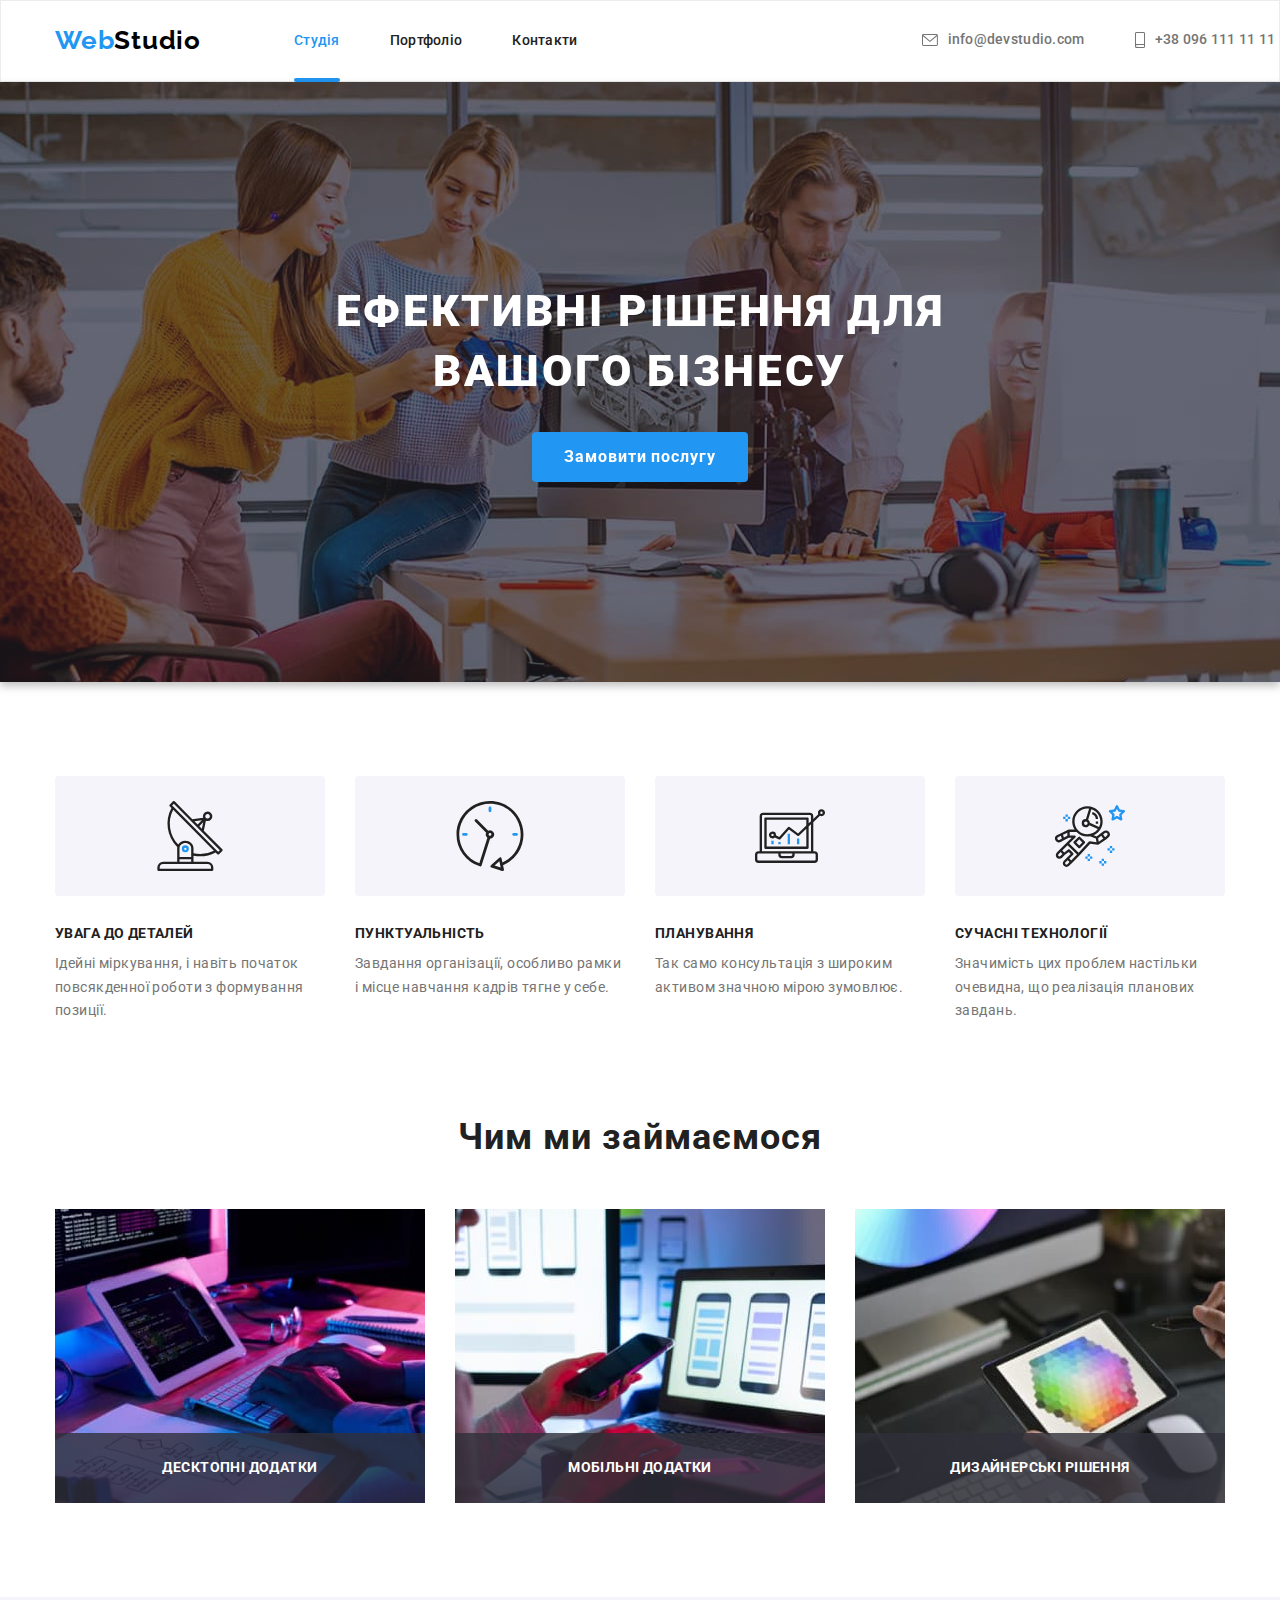
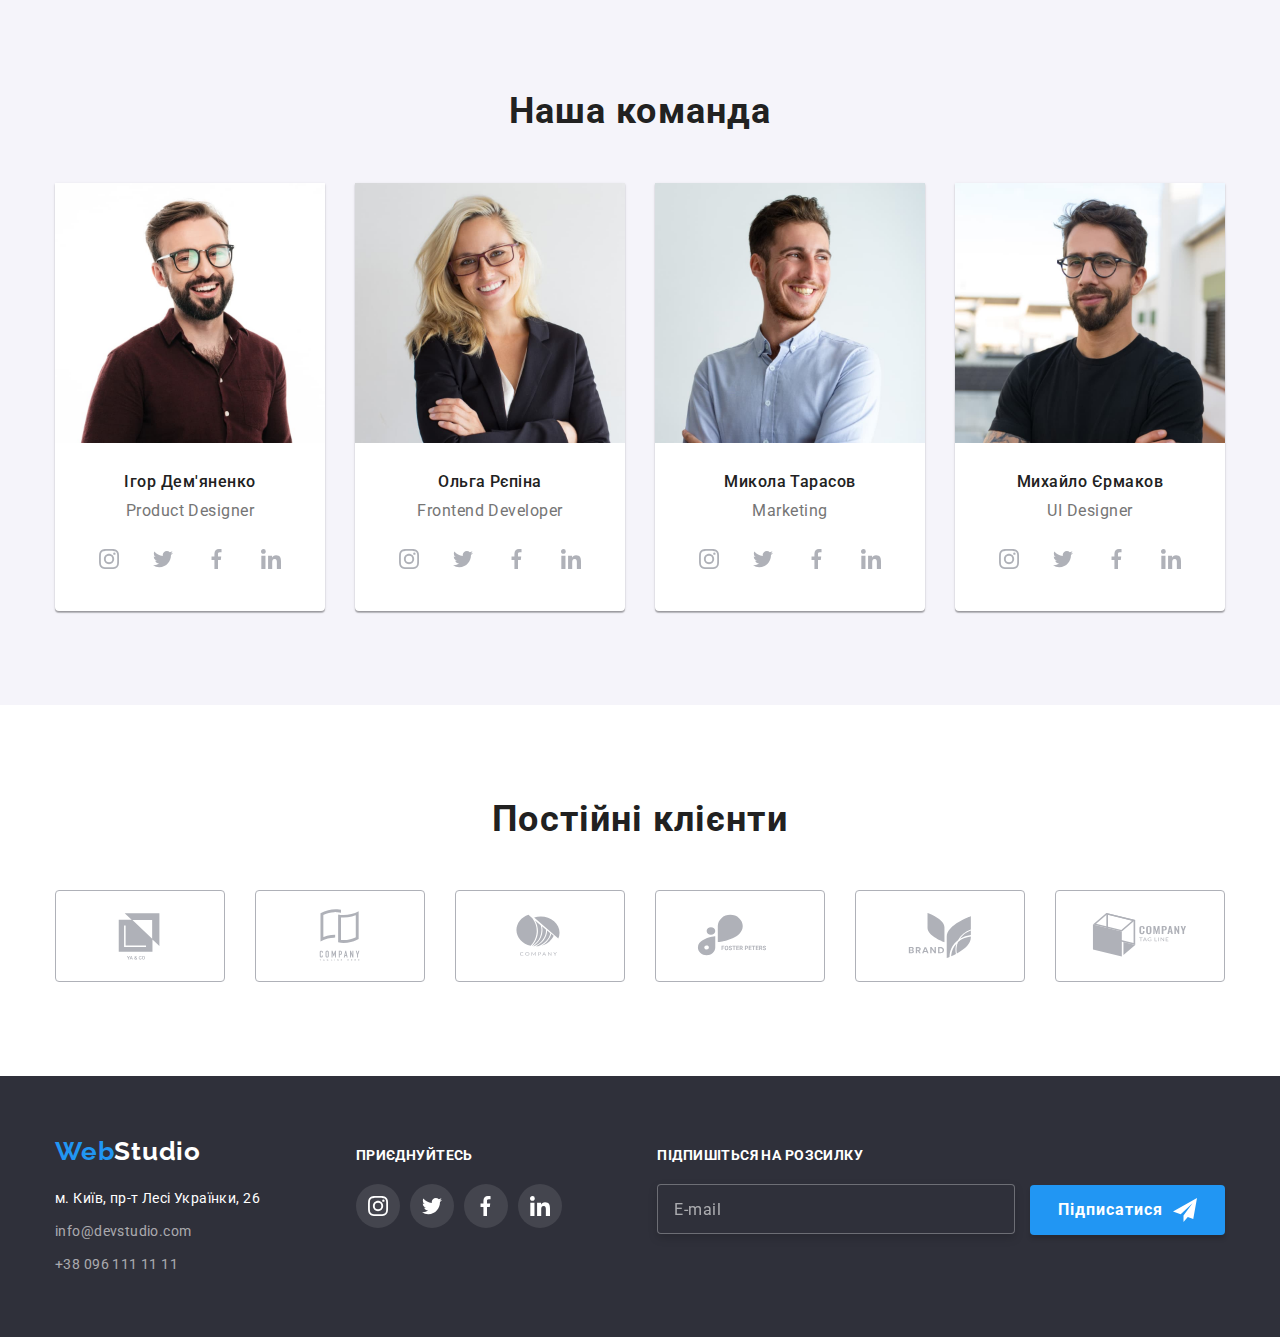
<file: index.html>
<!DOCTYPE html>
<html lang="uk">
  <head>
    <meta charset="UTF-8" />
    <meta http-equiv="X-UA-Compatible" content="IE=edge" />
    <meta name="viewport" content="width=device-width, initial-scale=1.0" />
    <title>Студія</title>
    <link rel="preconnect" href="https://fonts.googleapis.com" />
    <link rel="preconnect" href="https://fonts.gstatic.com" crossorigin />
    <link
      href="https://fonts.googleapis.com/css2?family=Raleway:wght@700&family=Roboto:wght@400;500;700;900&display=swap"
      rel="stylesheet"
    />
    <link
      rel="stylesheet"
      href="https://cdnjs.cloudflare.com/ajax/libs/modern-normalize/1.0.0/modern-normalize.min.css"
    />
    <link rel="stylesheet" href="./css/styles.css" />
  </head>
  <body>
    <!--Шапка-->
    <header class="page-header">
      <!--Логотип-->
      <!--Навігація-->
      <div class="container header">
        <nav class="nav">
          <a href="./index.html" class="logo"
            ><span class="web-logo">Web</span>Studio</a
          >
          <ul class="site-nav">
            <li>
              <a href="./index.html" class="nav-link current">Студія</a>
            </li>
            <li>
              <a href="./portfolio.html" class="nav-link">Портфоліо</a>
            </li>
            <li><a href="" class="nav-link">Контакти</a></li>
          </ul>
        </nav>
        <!--Контакти-->
        <ul class="contacts-nav">
          <!--Посилання на email адресу-->
          <li>
            <a href="mailto:info@devstudio.com" class="contacts-link">
              <svg class="icon-header" width="16px" height="12px">
                <use href="./images/sprite.svg#envelope"></use>
              </svg>
              info@devstudio.com</a
            >
          </li>
          <!--Посилання на номер телефону-->
          <li>
            <a href="tel:+380961111111" class="contacts-link">
              <svg class="icon-header" width="10px" height="16px">
                <use href="./images/sprite.svg#smartphone"></use>
              </svg>
              +38 096 111 11 11</a
            >
          </li>
        </ul>
      </div>
    </header>
    <main class="main">
      <section class="section hero">
        <!--Герой-->
        <div class="container">
          <h1 class="hero-title">ЕФЕКТИВНІ РІШЕННЯ ДЛЯ ВАШОГО БІЗНЕСУ</h1>
          <button
            type="button"
            name="request-our-service"
            class="request-our-service"
            data-modal-open
          >
            Замовити послугу
          </button>
        </div>
      </section>
      <!--Особливості-->
      <section class="section peculiarities">
        <div class="container">
          <h2 class="visually-hidden">Особливості</h2>
          <ul class="peculiarities-list">
            <li class="peculiarities-item">
              <h3 class="peculiarities-title">УВАГА ДО ДЕТАЛЕЙ</h3>
              <p class="peculiarities-text">
                Ідейні міркування, і навіть початок повсякденної роботи з
                формування позиції.
              </p>
            </li>
            <li class="peculiarities-item">
              <h3 class="peculiarities-title">ПУНКТУАЛЬНІСТЬ</h3>
              <p class="peculiarities-text">
                Завдання організації, особливо рамки і місце навчання кадрів
                тягне у себе.
              </p>
            </li>
            <li class="peculiarities-item">
              <h3 class="peculiarities-title">ПЛАНУВАННЯ</h3>
              <p class="peculiarities-text">
                Так само консультація з широким активом значною мірою зумовлює.
              </p>
            </li>
            <li class="peculiarities-item">
              <h3 class="peculiarities-title">СУЧАСНІ ТЕХНОЛОГІЇ</h3>
              <p class="peculiarities-text">
                Значимість цих проблем настільки очевидна, що реалізація
                планових завдань.
              </p>
            </li>
          </ul>
        </div>
      </section>
      <!--Діяльність-->
      <section class="section activities">
        <div class="container">
          <h2 class="section-title">Чим ми займаємося</h2>
          <ul class="activities-list">
            <li>
              <div class="activities-thumb">
                <img
                  src="./images/desktop-apps.jpg"
                  alt="Десктопні додатки"
                  width="370"
                  class="activities-photo"
                />
                <div class="activities-actions">
                  <h3 class="activities-title">ДЕСКТОПНІ ДОДАТКИ</h3>
                </div>
              </div>
            </li>
            <li>
              <div class="activities-thumb">
                <img
                  src="./images/mobile-apps.jpg"
                  alt="Мобільні додатки"
                  width="370"
                  class="activities-photo"
                />
                <div class="activities-actions">
                  <h3 class="activities-title">МОБІЛЬНІ ДОДАТКИ</h3>
                </div>
              </div>
            </li>
            <li>
              <div class="activities-thumb">
                <img
                  src="./images/design-solutions.jpg"
                  alt="Дизайнерські рішення"
                  width="370"
                  class="activities-photo"
                />
                <div class="activities-actions">
                  <h3 class="activities-title">ДИЗАЙНЕРСЬКІ РІШЕННЯ</h3>
                </div>
              </div>
            </li>
          </ul>
        </div>
      </section>
      <!--Наша команда-->
      <section class="section our-team">
        <div class="container">
          <h2 class="section-title">Наша команда</h2>
          <ul class="team-list">
            <li class="team-card">
              <img
                src="./images/christopher-walker.jpg"
                alt="Ігор Дем'яненко"
                width="270"
                class="employee-photo"
              />
              <div class="container-teamcard">
                <h3 class="employee-name">Ігор Дем'яненко</h3>
                <p lang="en" class="employee-position">Product Designer</p>
                <ul class="join-employee">
                  <li class="joinus-item">
                    <a href="" class="joinus-link">
                      <svg class="joinus-icon">
                        <use href="./images/sprite.svg#instagram"></use>
                      </svg>
                    </a>
                  </li>
                  <li class="joinus-item">
                    <a href="" class="joinus-link">
                      <svg class="joinus-icon">
                        <use href="./images/sprite.svg#twitter"></use>
                      </svg>
                    </a>
                  </li>
                  <li class="joinus-item">
                    <a href="" class="joinus-link">
                      <svg class="joinus-icon">
                        <use href="./images/sprite.svg#facebook"></use>
                      </svg>
                    </a>
                  </li>
                  <li class="joinus-item">
                    <a href="" class="joinus-link">
                      <svg class="joinus-icon">
                        <use href="./images/sprite.svg#linkedin"></use>
                      </svg>
                    </a>
                  </li>
                </ul>
              </div>
            </li>
            <li class="team-card">
              <img
                src="./images/kylie-evans.jpg"
                alt="Ольга Рєпіна"
                width="270"
                class="employee-photo"
              />
              <div class="container-teamcard">
                <h3 class="employee-name">Ольга Рєпіна</h3>
                <p lang="en" class="employee-position">Frontend Developer</p>
                <ul class="join-employee">
                  <li class="joinus-item">
                    <a href="" class="joinus-link">
                      <svg class="joinus-icon" width="44px" height="44px">
                        <use
                          href="./images/sprite.svg#instagram"
                          width="20"
                          height="20"
                        ></use>
                      </svg>
                    </a>
                  </li>
                  <li class="joinus-item">
                    <a href="" class="joinus-link">
                      <svg class="joinus-icon" width="44" height="44">
                        <use
                          href="./images/sprite.svg#twitter"
                          width="20"
                          height="20"
                        ></use>
                      </svg>
                    </a>
                  </li>
                  <li class="joinus-item">
                    <a href="" class="joinus-link">
                      <svg class="joinus-icon" width="44" height="44">
                        <use
                          href="./images/sprite.svg#facebook"
                          width="20"
                          height="20"
                        ></use>
                      </svg>
                    </a>
                  </li>
                  <li class="joinus-item">
                    <a href="" class="joinus-link">
                      <svg class="joinus-icon" width="44" height="44">
                        <use
                          href="./images/sprite.svg#linkedin"
                          width="20"
                          height="20"
                        ></use>
                      </svg>
                    </a>
                  </li>
                </ul>
              </div>
            </li>
            <li class="team-card">
              <img
                src="./images/ryan-harris.jpg"
                alt="Микола Тарасов"
                width="270"
                class="employee-photo"
              />
              <div class="container-teamcard">
                <h3 class="employee-name">Микола Тарасов</h3>
                <p lang="en" class="employee-position">Marketing</p>
                <ul class="join-employee">
                  <li class="joinus-item">
                    <a href="" class="joinus-link">
                      <svg class="joinus-icon" width="44px" height="44px">
                        <use
                          href="./images/sprite.svg#instagram"
                          width="20"
                          height="20"
                        ></use>
                      </svg>
                    </a>
                  </li>
                  <li class="joinus-item">
                    <a href="" class="joinus-link">
                      <svg class="joinus-icon" width="44" height="44">
                        <use
                          href="./images/sprite.svg#twitter"
                          width="20"
                          height="20"
                        ></use>
                      </svg>
                    </a>
                  </li>
                  <li class="joinus-item">
                    <a href="" class="joinus-link">
                      <svg class="joinus-icon" width="44" height="44">
                        <use
                          href="./images/sprite.svg#facebook"
                          width="20"
                          height="20"
                        ></use>
                      </svg>
                    </a>
                  </li>
                  <li class="joinus-item">
                    <a href="" class="joinus-link">
                      <svg class="joinus-icon" width="44" height="44">
                        <use
                          href="./images/sprite.svg#linkedin"
                          width="20"
                          height="20"
                        ></use>
                      </svg>
                    </a>
                  </li>
                </ul>
              </div>
            </li>
            <li class="team-card">
              <img
                src="./images/tyler-moore.jpg"
                alt="Михайло Єрмаков"
                width="270"
                class="employee-photo"
              />
              <div class="container-teamcard">
                <h3 class="employee-name">Михайло Єрмаков</h3>
                <p lang="en" class="employee-position">UI Designer</p>
                <ul class="join-employee">
                  <li class="joinus-item">
                    <a href="" class="joinus-link">
                      <svg class="joinus-icon" width="44px" height="44px">
                        <use
                          href="./images/sprite.svg#instagram"
                          width="20"
                          height="20"
                        ></use>
                      </svg>
                    </a>
                  </li>
                  <li class="joinus-item">
                    <a href="" class="joinus-link">
                      <svg class="joinus-icon" width="44" height="44">
                        <use
                          href="./images/sprite.svg#twitter"
                          width="20"
                          height="20"
                        ></use>
                      </svg>
                    </a>
                  </li>
                  <li class="joinus-item">
                    <a href="" class="joinus-link">
                      <svg class="joinus-icon" width="44" height="44">
                        <use
                          href="./images/sprite.svg#facebook"
                          width="20"
                          height="20"
                        ></use>
                      </svg>
                    </a>
                  </li>
                  <li class="joinus-item">
                    <a href="" class="joinus-link">
                      <svg class="joinus-icon" width="44" height="44">
                        <use
                          href="./images/sprite.svg#linkedin"
                          width="20"
                          height="20"
                        ></use>
                      </svg>
                    </a>
                  </li>
                </ul>
              </div>
            </li>
          </ul>
        </div>
      </section>
      <!-- Клієнти -->
      <section class="section clients">
        <div class="container">
          <h2 class="section-title">Постійні клієнти</h2>
          <ul class="clients-list">
            <li class="client-item">
              <a href="" class="client-link">
                <svg class="client-icon" width="106" height="60">
                  <use href="./images/sprite.svg#yako"></use>
                </svg>
              </a>
            </li>
            <li class="client-item">
              <a href="" class="client-link">
                <svg class="client-icon" width="106" height="60">
                  <use href="./images/sprite.svg#company"></use>
                </svg>
              </a>
            </li>
            <li class="client-item">
              <a href="" class="client-link">
                <svg class="client-icon" width="106" height="60">
                  <use href="./images/sprite.svg#company-second"></use>
                </svg>
              </a>
            </li>
            <li class="client-item">
              <a href="" class="client-link">
                <svg class="client-icon" width="106" height="60">
                  <use href="./images/sprite.svg#foster-peters"></use>
                </svg>
              </a>
            </li>
            <li class="client-item">
              <a href="" class="client-link">
                <svg class="client-icon" width="106" height="60">
                  <use href="./images/sprite.svg#brand"></use>
                </svg>
              </a>
            </li>
            <li class="client-item">
              <a href="" class="client-link">
                <svg class="client-icon" width="106" height="60">
                  <use href="./images/sprite.svg#company-third"></use>
                </svg>
              </a>
            </li>
          </ul>
        </div>
      </section>
    </main>
    <footer class="footer">
      <div class="container container-footer">
        <div class="logo-adress">
          <a href="./index.html" lang="en" class="footer-logo"
            ><span class="web-logo">Web</span>Studio</a
          >
          <address>
            <!--Адреса-->
            <ul class="footer-list">
              <li>
                <a
                  href="https://www.google.com/maps/place/%D0%B1%D1%83%D0%BB.+%D0%9B%D0%B5%D1%81%D0%B8+%D0%A3%D0%BA%D1%80%D0%B0%D0%B8%D0%BD%D0%BA%D0%B8,+26,+%D0%9A%D0%B8%D0%B5%D0%B2,+02000/@50.4265411,30.5382865,18.82z/data=!4m5!3m4!1s0x40d4cf0e033ecbe9:0x57a4dffefec77da0!8m2!3d50.4265807!4d30.5383858"
                  target="_blank"
                  rel="noopener noreferrer nofollow"
                  class="footer-adress"
                  >м. Київ, пр-т Лесі Українки, 26</a
                >
              </li>
              <!--Посилання на email адресу-->
              <li>
                <a href="mailto:info@devstudio.com" class="footer-contacts mail"
                  >info@devstudio.com</a
                >
              </li>
              <!--Посилання на номер телефону-->
              <li>
                <a href="tel:+380961111111" class="footer-contacts tel"
                  >+38 096 111 11 11</a
                >
              </li>
            </ul>
          </address>
        </div>
        <div class="joinus">
          <h3 class="joinus-title">ПРИЄДНУЙТЕСЬ</h3>
          <ul class="joinus-list">
            <li class="joinus-item">
              <a href="" class="joinus-link-footer">
                <svg class="joinus-icon">
                  <use
                    href="./images/sprite.svg#instagram"
                    width="20"
                    height="20"
                  ></use>
                </svg>
              </a>
            </li>
            <li class="joinus-item">
              <a href="" class="joinus-link-footer">
                <svg class="joinus-icon">
                  <use href="./images/sprite.svg#twitter"></use>
                </svg>
              </a>
            </li>
            <li class="joinus-item">
              <a href="" class="joinus-link-footer">
                <svg class="joinus-icon">
                  <use href="./images/sprite.svg#facebook"></use>
                </svg>
              </a>
            </li>
            <li class="joinus-item">
              <a href="" class="joinus-link-footer">
                <svg class="joinus-icon">
                  <use href="./images/sprite.svg#linkedin"></use>
                </svg>
              </a>
            </li>
          </ul>
        </div>
        <div class="email-input">
          <form action="">
            <label>
              <h3 class="email-input-title">ПІДПИШІТЬСЯ НА РОЗСИЛКУ</h3>
              <input
                type="email"
                name="email"
                placeholder="E-mail"
                class="input"
              />
            </label>
            <button type="submit" class="subscribe-footer">
              Підписатися<svg class="subscribe-footer-icon">
                <use href="./images/icons.svg#icon-send"></use>
              </svg>
            </button>
          </form>
        </div>
      </div>
    </footer>
    <div class="backdrop is-hidden" data-modal>
      <div class="modal">
        <button type="button" class="modal-button-close" data-modal-close>
          <svg class="button-close-icon">
            <use href="./images/cross.svg#cross"></use>
          </svg>
        </button>
        <h3 class="modal-title">Залиште свої дані, ми вам передзвонимо</h3>
        <form>
          <label class="modal-label">
            <span class="modal-form-title">Ім'я</span>
            <div class="form-field">
              <input
              type="text"
              name="username"
              placeholder=""
              class="modal-form"
              />
              <svg class="modal-form-icon">
                <use href="./images/icons.svg#person-black"></use>
              </svg>
            </div>
          </label>
          <label class="modal-label">
            <span class="modal-form-title">Телефон</span>
            <div class="form-field">
              <input
              type="tel"
              name="phone_number"
              placeholder=""
              class="modal-form"
              />
              <svg class="modal-form-icon">
                <use href="./images/icons.svg#phone-black"></use>
              </svg>
            </div>
          </label>
          <label class="modal-label">
            <span class="modal-form-title">Пошта</span>
            <div class="form-field">
              <input
              type="email"
              name="email"
              placeholder=""
              class="modal-form"
              />
              <svg class="modal-form-icon">
                <use href="./images/icons.svg#email-black"></use>
              </svg>
            </div>
          </label>
          <label class="modal-label-comment">
            <span class="modal-form-title">Коментар</span>
            <textarea
              name="comment"
              rows="7"
              class="modal-form-comment"
              placeholder="Введіть текст"
            ></textarea>
          </label>
          <label class="modal-chekbox">
            <input type="checkbox" name="topic" value="Погоджуюся з розсилкою та приймаю Умови договору" class="chekbox">
            <svg class="chekbox-icon">
              <use></use>
            </svg>
            <p class="checkbox-text">Погоджуюся з розсилкою та приймаю <a href="" class="agreement-link">Умови договору</a></p>
          </label>
          <button type="submit" class="modal-send-button">Відправити</button>
        </form>
      </div>
    </div>
    <script src="./js/modal.js"></script>
  </body>
</html>
</file>
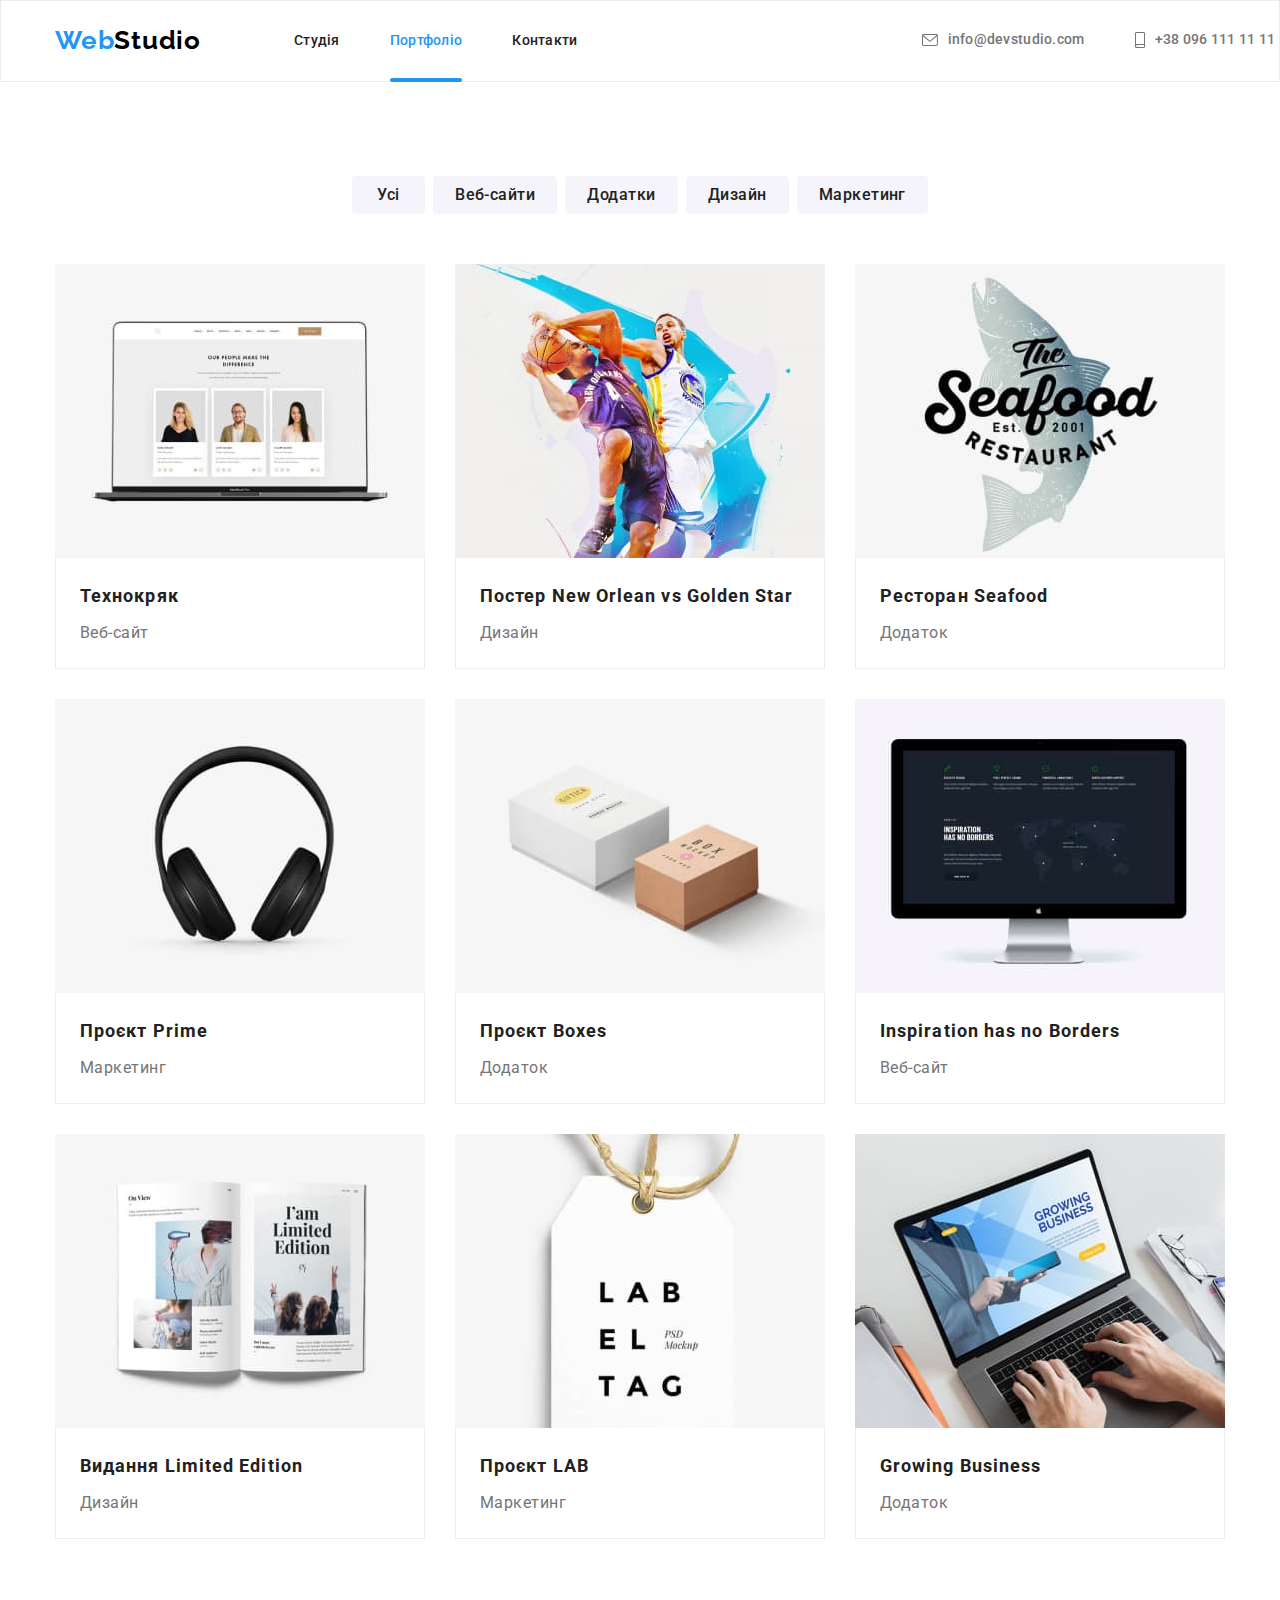
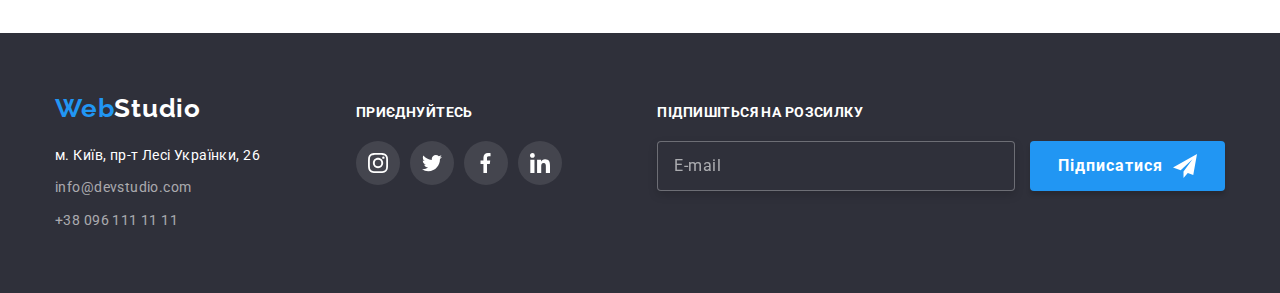
<file: portfolio.html>
<!DOCTYPE html>
<html lang="uk">
  <head>
    <meta charset="UTF-8" />
    <meta http-equiv="X-UA-Compatible" content="IE=edge" />
    <meta name="viewport" content="width=device-width, initial-scale=1.0" />
    <title>Студія</title>
    <link rel="preconnect" href="https://fonts.googleapis.com" />
    <link rel="preconnect" href="https://fonts.gstatic.com" crossorigin />
    <link
      href="https://fonts.googleapis.com/css2?family=Raleway:wght@700&family=Roboto:wght@400;500;700;900&display=swap"
      rel="stylesheet"
    />
    <link
      rel="stylesheet"
      href="https://cdnjs.cloudflare.com/ajax/libs/modern-normalize/1.0.0/modern-normalize.min.css"
    />
    <link rel="stylesheet" href="./css/styles.css" />
  </head>
  <body>
    <!--Шапка-->
    <header class="page-header">
      <!--Логотип-->
      <!--Навігація-->
      <div class="container header">
        <nav class="nav">
          <a href="./index.html" class="logo"
            ><span class="web-logo">Web</span>Studio</a
          >
          <ul class="site-nav">
            <li>
              <a href="./index.html" class="nav-link">Студія</a>
            </li>
            <li>
              <a href="./portfolio.html" class="nav-link current">Портфоліо</a>
            </li>
            <li><a href="" class="nav-link">Контакти</a></li>
          </ul>
        </nav>
        <!--Контакти-->
        <ul class="contacts-nav">
          <!--Посилання на email адресу-->
          <li>
            <a href="mailto:info@devstudio.com" class="contacts-link">
              <svg class="icon-header" width="16px" height="12px">
                <use href="./images/sprite.svg#envelope"></use>
              </svg>
              info@devstudio.com</a
            >
          </li>
          <!--Посилання на номер телефону-->
          <li>
            <a href="tel:+380961111111" class="contacts-link">
              <svg class="icon-header" width="10px" height="16px">
                <use href="./images/sprite.svg#smartphone"></use>
              </svg>
              +38 096 111 11 11</a
            >
          </li>
        </ul>
      </div>
    </header>
    <!-- Мейн-головна частина -->
    <main>
      <!--Фільтри-->
      <section class="section portfolio">
        <div class="container">
          <h1 class="visually-hidden">Фільтри</h1>
          <ul class="filters-list">
            <li>
              <button type="button" name="Усі" class="button-filters">
                Усі
              </button>
            </li>
            <li>
              <button type="button" name="Веб-сайти" class="button-filters">
                Веб-сайти
              </button>
            </li>
            <li>
              <button type="button" name="Додатки" class="button-filters">
                Додатки
              </button>
            </li>
            <li>
              <button type="button" name="Дизайн" class="button-filters">
                Дизайн
              </button>
            </li>
            <li>
              <button type="button" name="Маркетинг" class="button-filters">
                Маркетинг
              </button>
            </li>
          </ul>
          <!--Проекты-->
          <ul class="projects-list">
            <li class="products-card">
              <a href="" class="product-link">
                <div class="product-overlay-thumb">
                  <img
                    src="./images/technoduck.jpg"
                    alt="Технокряк"
                    width="370"
                    class="product-photo"
                  />
                  <div class="product-overlay">
                    <p class="product-overlay-text">
                      Ресурс пропонує комплексні пропозиції з різним рівнем
                      функціоналу та сервісів. Все це дозволить відвідувачу
                      отримати вичерпні відомості про компанію чи приватну
                      особу.
                    </p>
                  </div>
                </div>
                <div class="products">
                  <h3 class="product-name">Технокряк</h3>
                  <p class="product-text">Веб-сайт</p>
                </div>
              </a>
            </li>
            <li class="products-card">
              <a href="" class="product-link">
                <div class="product-overlay-thumb">
                  <img
                    src="./images/poster-new-orlean-vs-golden-star.jpg"
                    alt="Постер"
                    width="370"
                    class="product-photo"
                  />
                  <div class="product-overlay">
                    <p class="product-overlay-text">
                      Ресурс пропонує комплексні пропозиції з різним рівнем
                      функціоналу та сервісів. Все це дозволить відвідувачу
                      отримати вичерпні відомості про компанію чи приватну
                      особу.
                    </p>
                  </div>
                </div>
                <div class="products">
                  <h3 class="product-name">
                    Постер <span lang="en">New Orlean vs Golden Star</span>
                  </h3>
                  <p class="product-text">Дизайн</p>
                </div>
              </a>
            </li>
            <li class="products-card">
              <a href="" class="product-link">
                <div class="product-overlay-thumb">
                  <img
                    src="./images/seafood-restaurant.jpg"
                    alt="Ресторан"
                    width="370"
                    class="product-photo"
                  />
                  <div class="product-overlay">
                    <p class="product-overlay-text">
                      Ресурс пропонує комплексні пропозиції з різним рівнем
                      функціоналу та сервісів. Все це дозволить відвідувачу
                      отримати вичерпні відомості про компанію чи приватну
                      особу.
                    </p>
                  </div>
                </div>
                <div class="products">
                  <h3 class="product-name">
                    Ресторан <span lang="en">Seafood</span>
                  </h3>
                  <p class="product-text">Додаток</p>
                </div>
              </a>
            </li>
            <li class="products-card">
              <a href="" class="product-link">
                <div class="product-overlay-thumb">
                  <img
                    src="./images/project-prime.jpg"
                    alt="Проєкт Прайм"
                    width="370"
                    class="product-photo"
                  />
                  <div class="product-overlay">
                    <p class="product-overlay-text">
                      Ресурс пропонує комплексні пропозиції з різним рівнем
                      функціоналу та сервісів. Все це дозволить відвідувачу
                      отримати вичерпні відомості про компанію чи приватну
                      особу.
                    </p>
                  </div>
                </div>
                <div class="products">
                  <h3 class="product-name">
                    Проєкт <span lang="en">Prime</span>
                  </h3>
                  <p class="product-text">Маркетинг</p>
                </div>
              </a>
            </li>
            <li class="products-card">
              <a href="" class="product-link">
                <div class="product-overlay-thumb">
                  <img
                    src="./images/project-boxes.jpg"
                    alt="Проєкт Боксес"
                    width="370"
                    class="product-photo"
                  />
                  <div class="product-overlay">
                    <p class="product-overlay-text">
                      Ресурс пропонує комплексні пропозиції з різним рівнем
                      функціоналу та сервісів. Все це дозволить відвідувачу
                      отримати вичерпні відомості про компанію чи приватну
                      особу.
                    </p>
                  </div>
                </div>
                <div class="products">
                  <h3 class="product-name">
                    Проєкт <span lang="en">Boxes</span>
                  </h3>
                  <p class="product-text">Додаток</p>
                </div>
              </a>
            </li>
            <li class="products-card">
              <a href="" class="product-link">
                <div class="product-overlay-thumb">
                  <img
                    src="./images/inspiration-has-no-borders.jpg"
                    alt="Натхнення не має кордонів"
                    width="370"
                    class="product-photo"
                  />
                  <div class="product-overlay">
                    <p class="product-overlay-text">
                      Ресурс пропонує комплексні пропозиції з різним рівнем
                      функціоналу та сервісів. Все це дозволить відвідувачу
                      отримати вичерпні відомості про компанію чи приватну
                      особу.
                    </p>
                  </div>
                </div>
                <div class="products">
                  <h3 class="product-name" lang="en">
                    Inspiration has no Borders
                  </h3>
                  <p class="product-text">Веб-сайт</p>
                </div>
              </a>
            </li>
            <li class="products-card">
              <a href="" class="product-link">
                <div class="product-overlay-thumb">
                  <img
                    src="./images/limited-edition.jpg"
                    alt="Видання"
                    width="370"
                    class="product-photo"
                  />
                  <div class="product-overlay">
                    <p class="product-overlay-text">
                      Ресурс пропонує комплексні пропозиції з різним рівнем
                      функціоналу та сервісів. Все це дозволить відвідувачу
                      отримати вичерпні відомості про компанію чи приватну
                      особу.
                    </p>
                  </div>
                </div>
                <div class="products">
                  <h3 class="product-name">
                    Видання <span lang="en">Limited Edition</span>
                  </h3>
                  <p class="product-text">Дизайн</p>
                </div>
              </a>
            </li>
            <li class="products-card">
              <a href="" class="product-link">
                <div class="product-overlay-thumb">
                  <img
                    src="./images/project-lab.jpg"
                    alt="Проєкт ЛАБ"
                    width="370"
                    class="product-photo"
                  />
                  <div class="product-overlay">
                    <p class="product-overlay-text">
                      Ресурс пропонує комплексні пропозиції з різним рівнем
                      функціоналу та сервісів. Все це дозволить відвідувачу
                      отримати вичерпні відомості про компанію чи приватну
                      особу.
                    </p>
                  </div>
                </div>
                <div class="products">
                  <h3 class="product-name">
                    Проєкт <span lang="en">LAB</span>
                  </h3>
                  <p class="product-text">Маркетинг</p>
                </div>
              </a>
            </li>
            <li class="products-card">
              <a href="" class="product-link">
                <div class="product-overlay-thumb">
                  <img
                    src="./images/growing-business.jpg"
                    alt="Зростаючий Бізнес"
                    width="370"
                    class="product-photo"
                  />
                  <div class="product-overlay">
                    <p class="product-overlay-text">
                      Ресурс пропонує комплексні пропозиції з різним рівнем
                      функціоналу та сервісів. Все це дозволить відвідувачу
                      отримати вичерпні відомості про компанію чи приватну
                      особу.
                    </p>
                  </div>
                </div>
                <div class="products">
                  <h3 class="product-name" lang="en">Growing Business</h3>
                  <p class="product-text">Додаток</p>
                </div>
              </a>
            </li>
          </ul>
        </div>
      </section>
    </main>
    <footer class="footer">
      <div class="container container-footer">
        <div class="logo-adress">
          <a href="./index.html" lang="en" class="footer-logo"
            ><span class="web-logo">Web</span>Studio</a
          >
          <address>
            <!--Адреса-->
            <ul class="footer-list">
              <li>
                <a
                  href="https://www.google.com/maps/place/%D0%B1%D1%83%D0%BB.+%D0%9B%D0%B5%D1%81%D0%B8+%D0%A3%D0%BA%D1%80%D0%B0%D0%B8%D0%BD%D0%BA%D0%B8,+26,+%D0%9A%D0%B8%D0%B5%D0%B2,+02000/@50.4265411,30.5382865,18.82z/data=!4m5!3m4!1s0x40d4cf0e033ecbe9:0x57a4dffefec77da0!8m2!3d50.4265807!4d30.5383858"
                  target="_blank"
                  rel="noopener noreferrer nofollow"
                  class="footer-adress"
                  >м. Київ, пр-т Лесі Українки, 26</a
                >
              </li>
              <!--Посилання на email адресу-->
              <li>
                <a href="mailto:info@devstudio.com" class="footer-contacts mail"
                  >info@devstudio.com</a
                >
              </li>
              <!--Посилання на номер телефону-->
              <li>
                <a href="tel:+380961111111" class="footer-contacts tel"
                  >+38 096 111 11 11</a
                >
              </li>
            </ul>
          </address>
        </div>
        <div class="joinus">
          <h3 class="joinus-title">ПРИЄДНУЙТЕСЬ</h3>
          <ul class="joinus-list">
            <li class="joinus-item">
              <a href="" class="joinus-link-footer">
                <svg class="joinus-icon">
                  <use
                    href="./images/sprite.svg#instagram"
                    width="20"
                    height="20"
                  ></use>
                </svg>
              </a>
            </li>
            <li class="joinus-item">
              <a href="" class="joinus-link-footer">
                <svg class="joinus-icon">
                  <use href="./images/sprite.svg#twitter"></use>
                </svg>
              </a>
            </li>
            <li class="joinus-item">
              <a href="" class="joinus-link-footer">
                <svg class="joinus-icon">
                  <use href="./images/sprite.svg#facebook"></use>
                </svg>
              </a>
            </li>
            <li class="joinus-item">
              <a href="" class="joinus-link-footer">
                <svg class="joinus-icon">
                  <use href="./images/sprite.svg#linkedin"></use>
                </svg>
              </a>
            </li>
          </ul>
        </div>
        <div class="email-input">
          <form action="">
            <label>
              <h3 class="email-input-title">ПІДПИШІТЬСЯ НА РОЗСИЛКУ</h3>
              <input
                type="email"
                name="email"
                placeholder="E-mail"
                class="input"
              />
            </label>
            <button type="submit" class="subscribe-footer">
              Підписатися<svg class="subscribe-footer-icon">
                <use href="./images/icons.svg#icon-send"></use>
              </svg>
            </button>
          </form>
        </div>
      </div>
    </footer>
  </body>
</html>
</file>
<file: css/styles.css>
:root {
  --title-color: #212121;
  --text-color: #757575;
  --hover-link-color: #2196f3;
  --button-text-color: #ffffff;
  --logo-color-blue: #2196f3;
  --logo-color-black: #000000;
  --logo-color-white: #ffffff;
  --hero-title-color: #ffffff;
  --background-color: #ffffff;
  --background-color-footer: #2f303a;
  --background-color-hero: #2f303a;
  --background-color-button: #2196f3;
  --team-card-color: #ffffff;
  --footer-contacts-color: rgba(255, 255, 255, 0.6);
  --section-block-grey: #f5f4fa;
  --products-card-bcg: #eeeeee;
  --circle-footer-color: rgba(255, 255, 255, 0.1);
  --icon-color: #afb1b8;
  --icon-background-footer: rgba(255, 255, 255, 0.1);
  --product-overlay-color: rgba(33, 150, 243, 0.9);
  --timing-function: cubic-bezier(0.4, 0, 0.2, 1);
  --transition-timing: 250ms;
  --backdrop-color: rgba(0, 0, 0, 0.2);
  --placeholder-color: rgba(255, 255, 255, 0.6);
  --comment-color: rgba(117, 117, 117, 0.5);
}

body {
  background-color: var(--background-color);
  font-family: "Roboto", "Raleway", "sans-serif";
  color: var(--title-color);
  font-size: 14px;
}

img {
  display: block;
}

ul {
  list-style: none;
}

svg {
  display: block;
}

/* Логотип */

.logo {
  font-family: "Raleway";
  font-weight: 700;
  font-size: 26px;
  line-height: 1.19;
  letter-spacing: 0.03em;
  color: var(--logo-color-black);
  text-decoration: none;
}

.web-logo {
  color: var(--logo-color-blue);
}

/* Навігація */

.page-header {
  padding-top: 24px;
  padding-bottom: 25px;
  border: 1px solid #ececec;
}

.nav {
  display: flex;
  align-items: center;
  gap: 93px;
}

.site-nav {
  margin: 0;
  display: flex;
  gap: 50px;
  padding: 0;
}

.nav-link {
  position: relative;
  padding-bottom: 34px;
  text-decoration: none;
  font-weight: 500;
  line-height: 1.14;
  letter-spacing: 0.02em;
  color: var(--title-color);
  transition: color var(--transition-timing) var(--timing-function);
}

.nav-link::after {
  content: "";

  position: absolute;
  left: 0;
  bottom: 0;

  opacity: 0;
  width: 100%;
  height: 4px;
  border-radius: 2px;
  background-color: var(--background-color-button);
  transition: opacity var(--transition-timing) var(--timing-function);
}

.nav-link:hover::after,
.nav-link:focus::after {
  opacity: 1;
}

.nav-link.current {
  text-decoration: none;
  font-weight: 500;
  font-size: 14px;
  line-height: 1.14;
  letter-spacing: 0.02em;
  color: var(--hover-link-color);
}

.nav-link.current::after {
  content: "";

  position: absolute;
  left: 0;
  bottom: 0;

  opacity: 1;
  width: 100%;
  height: 4px;
  border-radius: 2px;
  background-color: var(--background-color-button);
  transition: opacity var(--transition-timing) var(--timing-function);
}

.nav-link:hover,
.nav-link:focus {
  color: var(--hover-link-color);
}

/* Контакти в навігації */

.contacts-nav {
  margin: 0;
  padding: 0;

  display: flex;
  align-items: center;
  gap: 50px;
}

.contacts-link {
  text-decoration: none;
  font-weight: 500;
  line-height: 1.14;
  letter-spacing: 0.02em;
  color: var(--text-color);
  display: flex;
  align-items: center;
  white-space: nowrap;
  transition: color var(--transition-timing) var(--timing-function),
    fill var(--transition-timing) var(--timing-function);
}

.contacts-link:hover,
.contacts-link:focus {
  color: var(--hover-link-color);
  fill: var(--hover-link-color);
}

.container.header {
  margin-right: auto;
  margin-left: auto;
  width: 1200px;

  display: flex;
  justify-content: space-between;
  gap: 344px;
}

.icon-header {
  fill: currentColor;
  margin: 0 10px 0 0;
}

.section {
  padding: 94px 0;
}

.section-title {
  font-size: 36px;
  line-height: 1.16;
  text-align: center;
  letter-spacing: 0.03em;
  margin-top: 0;
  margin-bottom: 50px;
}

/* Контейнер */

.container {
  margin: 0 auto;
  width: 1200px;
  padding: 0 15px;
}

/* Герой */

.hero {
  background-color: var(--background-color-hero);
  text-align: center;
  padding: 200px 0;

  margin-left: auto;
  margin-right: auto;
  height: 600px;
  max-width: 1600px;
  background-image: linear-gradient(
      to right,
      rgba(47, 48, 58, 0.4),
      rgba(47, 48, 58, 0.4)
    ),
    url(../images/hero-photo.jpg);
  background-size: cover;
  background-repeat: no-repeat;
  background-position: center;
  filter: drop-shadow(0px 4px 4px rgba(0, 0, 0, 0.25));
}

.hero-title {
  font-weight: 900;
  font-size: 44px;
  line-height: 1.36;
  text-align: center;
  letter-spacing: 0.06em;
  text-transform: uppercase;
  color: var(--hero-title-color);
  margin-bottom: 30px;
  width: 696px;
  margin-top: 0;
  margin-left: auto;
  margin-right: auto;
}

.container.hero-title {
  margin: 0 auto;
}

/* Бекдроп */

.backdrop {
  position: fixed;
  top: 0;
  left: 0;
  width: 100%;
  height: 100%;
  background-color: var(--backdrop-color);
  opacity: 1;
  visibility: visible;
  transition: opacity var(--transition-timing) var(--timing-function),
    visibility var(--transition-timing) var(--timing-function);
}

.backdrop.is-hidden {
  opacity: 0;
  pointer-events: none;
  visibility: hidden;
}

/* Модальне вікно */

.modal {
  position: absolute;
  top: 50%;
  left: 50%;
  transform: translate(-50%, -50%) scale(1);
  transition: scale var(--transition-timing) var(--timing-function);

  padding: 40px;
  min-width: 528px;
  min-height: 581px;
  background-color: var(--background-color);

  box-shadow: 0px 1px 3px rgba(0, 0, 0, 0.12), 0px 1px 1px rgba(0, 0, 0, 0.14),
    0px 2px 1px rgba(0, 0, 0, 0.2);
  border-radius: 4px;
}

.backdrop.is-hidden .modal {
  transition: translate(-50%, -50%) scale(0.9);
}

.modal-button-close {
  position: absolute;
  top: 8px;
  right: 8px;
  margin: 0;
  padding: 0;
  border-radius: 50%;
  border: 1px solid rgba(0, 0, 0, 0.1);
  background-color: var(--background-color);
  cursor: pointer;
  fill: var(--logo-color-black);

  width: 30px;
  height: 30px;

  display: flex;
  align-items: center;
  justify-content: center;
  transition: fill var(--transition-timing) var(--timing-function);
}

.modal-button-close:hover,
.modal-button-close:focus {
  fill: var(--hover-link-color);
}

.button-close-icon {
  width: 18px;
  height: 18px;
}

.modal-title {
  margin: 0 0 12px 0;

  font-size: 20px;
  line-height: 1.15;
  text-align: center;
  letter-spacing: 0.03em;
}

/* .modal-label {
  position: relative;
} */

.modal-form-title {
  display: flex;
  margin-bottom: 4px;
  padding: 0;

  font-weight: 400;
  font-size: 12px;
  line-height: 1.16;
  letter-spacing: 0.01em;
  color: var(--text-color);
}

.modal-form {
  width: 100%;
  height: 40px;
  padding: 11px 12px 11px 42px;

  border: 1px solid rgba(33, 33, 33, 0.2);
  border-radius: 4px;
  transition: border-color var(--transition-timing) var(--timing-function);
}

.modal-form:focus {
  border-color: var(--background-color-button);
  outline: none;
}

.modal-label {
  display: block;
  margin-bottom: 10px;
}

.form-field {
  position: relative;
}

.modal-form-icon {
  position: absolute;
  top: 11px;
  left: 12px;

  fill: var(--title-color);
  width: 18px;
  height: 18px;
  transition: fill var(--transition-timing) var(--timing-function);
}

.modal-form:focus + .modal-form-icon {
  fill: var(--background-color-button);
}

.modal-form-comment {
  margin: 0 0 20px;
  width: 100%;
  height: 120px;
  padding: 12px 16px;

  border: 1px solid rgba(33, 33, 33, 0.2);
  border-radius: 4px;
  resize: none;

  font-size: 12px;
  line-height: 1.16;
  letter-spacing: 0.01em;
  transition: border-color var(--transition-timing) var(--timing-function);
}

.modal-form-comment:focus {
  border-color: var(--background-color-button);
  outline: none;
}

.modal-form-comment::placeholder {
  font-size: 12px;
  line-height: 1.16;
  letter-spacing: 0.01em;

  color: var(--comment-color);
}

.modal-label-comment {
  margin-bottom: 20px;
}

.modal-chekbox {
  height: 24px;
  display: flex;
  align-items: center;
  margin: 0 0 30px;
  padding: 0;
}

.chekbox {
  position: absolute;
  white-space: nowrap;
  width: 1px;
  height: 1px;
  overflow: hidden;
  border: 0;
  padding: 0;
  clip: rect(0 0 0 0);
  clip-path: inset(50%);
  margin: -1px;
}

.chekbox-icon {
  margin-right: 7px;
  margin-left: 13px;
  width: 16px;
  height: 15px;
  border: 2px solid #212121;
  border-radius: 4px;
}

.chekbox:checked + .chekbox-icon {
  background-color: var(--background-color-button);
  background-image: url(../images/icon-check.svg);
  background-size: contain;
  background-origin: border-box;
  border-color: var(--background-color-button);
}

.checkbox-text {
  margin: 0;
  padding: 0;
  font-size: 14px;
  line-height: 1.71;
  letter-spacing: 0.03em;

  color: var(--text-color);
}

.agreement-link {
  margin: 0;
  padding: 0;
  color: var(--background-color-button);
}

.modal-send-button {
  margin: 0 auto;
  padding: 10px 52px;
  background-color: var(--background-color-button);
  cursor: pointer;

  border-radius: 4px;
  border: none;

  transition: box-shadow var(--transition-timing) var(--timing-function);

  font-weight: 700;
  font-size: 16px;
  line-height: 1.87;
  letter-spacing: 0.06em;

  display: flex;
  align-items: center;
  text-align: center;

  color: var(--background-color);
}

.modal-send-button:hover,
.modal-send-button:focus {
  box-shadow: 0px 4px 4px rgba(0, 0, 0, 0.15);
}

/* Кнопка у герої */

.request-our-service {
  font-family: inherit;
  font-weight: 700;
  font-size: 16px;
  line-height: 1.88;
  display: flex;
  align-items: center;
  text-align: center;
  letter-spacing: 0.06em;

  background-color: var(--background-color-button);
  color: var(--button-text-color);

  cursor: pointer;
  border-radius: 4px;
  border: none;
  padding: 10px 32px;
  min-width: 216px;
  display: inline-block;
}

/* Особливості */

.peculiarities-list {
  margin: 0;
  padding: 0;

  display: flex;
  gap: 30px;
}

.peculiarities-item {
  display: inline;
}

.peculiarities-item::before {
  display: block;
  content: "";
  height: 120px;
  background-size: 70px;
  background-repeat: no-repeat;
  background-position: center;
  background-color: var(--section-block-grey);
  margin-bottom: 30px;
  border-radius: 4px;
}

.peculiarities-item:nth-child(1)::before {
  background-image: url(../images/antenna.svg);
}

.peculiarities-item:nth-child(2)::before {
  background-image: url(../images/clock.svg);
}

.peculiarities-item:nth-child(3)::before {
  background-image: url(../images/diagram.svg);
}

.peculiarities-item:nth-child(4)::before {
  background-image: url(../images/astronaut.svg);
}

.peculiarities-title {
  font-size: 14px;
  line-height: 1.14;
  letter-spacing: 0.03em;
  text-transform: uppercase;

  margin-top: 0;
  margin-bottom: 10px;
}

.peculiarities-text {
  font-size: 14px;
  line-height: 1.7;
  letter-spacing: 0.03em;
  color: var(--text-color);

  margin: 0;
  width: 270px;
}

/* Діяльність */

.section.activities {
  padding-top: 0;
}

.container.activities {
  margin-right: auto;
  margin-left: auto;
  width: 1200px;
}

.activities-list {
  margin: 0;
  padding: 0;

  display: flex;
  gap: 30px;
}

.activities-thumb {
  position: relative;
}

.activities-actions {
  display: flex;
  position: absolute;
  bottom: 0;
  left: 50%;
  transform: translate(-50%, 0);
}

.activities-title {
  margin: 0;
  padding: 27px 0;
  white-space: nowrap;
  width: 370px;
  text-align: center;

  font-size: 14px;
  line-height: 1.14;
  letter-spacing: 0.03em;
  text-transform: uppercase;

  color: #ffffff;
  background-color: rgba(47, 48, 58, 0.8);
}

/* Команда */

.our-team {
  background-color: var(--section-block-grey);
}

.team-list {
  margin: 0;
  padding: 0;

  display: flex;
  gap: 30px;
}

.team-card {
  background: var(--team-card-color);
  box-shadow: 0px 1px 3px rgba(0, 0, 0, 0.12), 0px 1px 1px rgba(0, 0, 0, 0.14),
    0px 2px 1px rgba(0, 0, 0, 0.2);
  border-radius: 0px 0px 4px 4px;
}

.employee-name {
  font-weight: 500;
  font-size: 16px;
  line-height: 1.18;
  text-align: center;
  letter-spacing: 0.03em;

  margin-top: 0;
  margin-bottom: 10px;
}

.employee-position {
  font-size: 16px;
  line-height: 1.18;
  text-align: center;
  letter-spacing: 0.03em;
  color: var(--text-color);

  margin: 0 0 16px;
  padding: 0;
}

.container-teamcard {
  padding: 30px 0;
}

.join-employee {
  display: flex;
  justify-content: center;
  gap: 10px;
  padding: 0;
}

.joinus-list {
  display: flex;
  gap: 10px;
  align-items: center;
  justify-content: center;
  padding: 0;
  margin: 0;
}

.joinus-item {
  display: flex;
  align-items: center;
  justify-content: center;
}

.joinus-link {
  display: flex;
  justify-content: center;
  align-items: center;
  width: 44px;
  height: 44px;
  border-radius: 50%;
  background-color: var(--team-card-color);
  fill: var(--icon-color);
  transition: background-color var(--transition-timing) var(--timing-function),
    fill var(--transition-timing) var(--timing-function);
}

.joinus-link:hover,
.joinus-link:focus {
  color: var(--team-card-color);
  background-color: var(--hover-link-color);
  border: none;
  fill: var(--team-card-color);
}

.joinus-icon {
  width: 20px;
  height: 20px;
}

/* Клієнти */

.clients-list {
  margin: 0;
  padding: 0;

  display: flex;
  gap: 30px;
}

.client-link {
  border: #afb1b8 solid 1px;
  border-radius: 4px;
  width: 170px;
  height: 92px;
  display: flex;
  align-items: center;
  justify-content: center;
  fill: var(--icon-color);
  transition: fill var(--transition-timing) var(--timing-function),
    border var(--transition-timing) var(--timing-function);
}

.client-link:hover,
.client-link:focus {
  fill: var(--hover-link-color);
  border: var(--hover-link-color) solid 1px;
}

/* Портфоліо */

.filters-list {
  margin: 0 0 50px;
  padding: 0;

  display: flex;
  justify-content: center;
  gap: 8px;
}

.projects-list {
  margin: 0;
  padding: 0;

  display: flex;
  flex-wrap: wrap;
  gap: 30px;
}

/* Кнопки портфоліо */

.button-filters {
  font-weight: 500;
  font-size: 16px;
  line-height: 1.6;
  text-align: center;
  letter-spacing: 0.03em;
  color: var(--title-color);
  background-color: #f5f4fa;
  cursor: pointer;
  border-radius: 4px;
  border: none;
  min-width: 73px;
  height: 38px;
  gap: 8px;
  padding: 6px 22px;
  transition: color var(--transition-timing) var(--timing-function),
    background-color var(--transition-timing) var(--timing-function),
    box-shadow var(--transition-timing) var(--timing-function);
}

.button-filters:hover,
.button-filters:focus {
  font-family: inherit;
  color: var(--button-text-color);
  background-color: var(--background-color-button);
  box-shadow: 0px 3px 1px rgba(0, 0, 0, 0.1), 0px 1px 2px rgba(0, 0, 0, 0.08),
    0px 2px 2px rgba(0, 0, 0, 0.12);
}

/* Продукти */

.products-card {
  background-color: var(--background-color);
  flex-basis: calc((100% - 60px) / 3);
}

.product-name {
  font-size: 18px;
  line-height: 2;
  letter-spacing: 0.06em;
  color: var(--title-color);
  margin-top: 0;
  margin-bottom: 4px;
}

.product-text {
  font-size: 16px;
  line-height: 1.87;
  letter-spacing: 0.03em;
  color: var(--text-color);
  margin: 0;
  padding: 0;
}

.product-link {
  text-decoration: none;
  display: block;
  transition: box-shadow var(--transition-timing) var(--timing-function);
}

.product-link:hover,
.product-link:focus {
  box-shadow: 0px 1px 1px rgba(0, 0, 0, 0.12), 0px 4px 4px rgba(0, 0, 0, 0.06),
    1px 4px 6px rgba(0, 0, 0, 0.16);
}

.products {
  margin: 0;
  padding: 20px 24px;
  border-top: none;

  border-bottom: 1px solid #eeeeee;
  border-left: 1px solid #eeeeee;
  border-right: 1px solid #eeeeee;
}

.product-overlay-thumb {
  position: relative;
  overflow: hidden;
  margin: 0;
  padding: 0;
}

.product-overlay {
  position: absolute;
  bottom: 0;
  left: 0;
  width: 100%;
  height: 100%;
  background-color: var(--product-overlay-color);
  transform: translateY(100%);
  transition: transform var(--transition-timing) var(--timing-function);
  padding: 63px 24px;
}

.product-link:hover .product-overlay,
.product-link:focus .product-overlay {
  transform: translateY(0);
}

.product-overlay-text {
  margin: 0;
  padding: 0;
  display: flex;

  font-size: 18px;
  line-height: 1.5;
  letter-spacing: 0.03em;
  color: var(--background-color);
}

/* Футер */

.footer {
  background-color: var(--background-color-footer);
  padding: 60px 0;
}

.footer > .container {
  display: flex;
  justify-content: space-between;
}

/* Логотип у футері */

.footer-logo {
  font-family: "Raleway";
  font-weight: 700;
  font-size: 26px;
  line-height: 1.19;
  letter-spacing: 0.03em;
  color: var(--logo-color-white);
  text-decoration: none;

  margin: 0;
  padding: 0;
}

/* Адреса та контакти */

.container-footer {
  display: flex;
  align-items: baseline;
}

.footer-list {
  margin-top: 20px;
  margin-bottom: 0;
  padding: 0;
}

.footer-list li {
  margin-bottom: 9px;
}

.footer-list li:last-child {
  margin: 0;
}

/* Адреса у футері */

.footer-adress {
  font-style: normal;
  line-height: 1.7;
  letter-spacing: 0.03em;
  color: var(--background-color);
  text-decoration: none;
}

/* Контакти у футері */

.footer-contacts {
  font-style: normal;
  line-height: 1.7;
  letter-spacing: 0.03em;
  color: var(--footer-contacts-color);
  text-decoration: none;
  transition: color var(--transition-timing) var(--timing-function);
}

.footer-contacts:hover,
.footer-contacts:focus {
  color: var(--hover-link-color);
}

.joinus-title {
  margin: 0 0 20px;
  width: 116px;
  height: 16px;
  font-weight: 700;
  font-size: 14px;
  line-height: 1.14;
  color: var(--background-color);
  letter-spacing: 0.03em;
  vertical-align: Top;
}

.joinus-link-footer {
  display: flex;
  justify-content: center;
  align-items: center;
  width: 44px;
  height: 44px;
  border-radius: 50%;
  background-color: var(--icon-background-footer);
  fill: var(--button-text-color);
  transition: background-color var(--transition-timing) var(--timing-function);
}

.joinus-link-footer:hover,
.joinus-link-footer:focus {
  background-color: var(--hover-link-color);
  border: none;
  fill: var(--team-card-color);
}

.email-input-title {
  margin: 0 0 20px;

  font-size: 14px;
  line-height: 1.14;
  letter-spacing: 0.03em;
  color: var(--background-color);
}

.input {
  margin: 0 12px 0 0;
  padding: 15px 0 15px 16px;
  width: 358px;
  height: 50px;
  background-color: var(--background-color-footer);

  border: 1px solid rgba(255, 255, 255, 0.3);
  border-radius: 4px;
  filter: drop-shadow(0px 4px 4px rgba(0, 0, 0, 0.15));

  font-size: 16px;
  line-height: 1.25;
  letter-spacing: 0.03em;
  color: var(--background-color);

  transition: border-color var(--transition-timing) var(--timing-function);
}

.input:focus {
  outline: none;
  border-color: var(--background-color-button);
}

.input::placeholder {
  color: var(--placeholder-color);
}

.subscribe-footer {
  margin: 0;
  padding: 10px 28px;
  cursor: pointer;

  color: var(--background-color);
  background-color: var(--background-color-button);

  font-weight: 700;
  font-size: 16px;
  line-height: 1.87;
  letter-spacing: 0.06em;

  box-shadow: 0px 4px 4px rgba(0, 0, 0, 0.15);
  border-radius: 4px;
  border: none;

  display: inline-flex;
  align-items: center;
  justify-content: center;
}

.subscribe-footer-icon {
  fill: var(--background-color);
  width: 24px;
  height: 24px;
  display: inline-flex;
  align-items: center;
  justify-content: center;
  margin-left: 10px;
}
/* Приховування елементів */

.visually-hidden {
  position: absolute;
  white-space: nowrap;
  width: 1px;
  height: 1px;
  overflow: hidden;
  border: 0;
  padding: 0;
  clip: rect(0 0 0 0);
  clip-path: inset(50%);
  margin: -1px;
}
</file>
